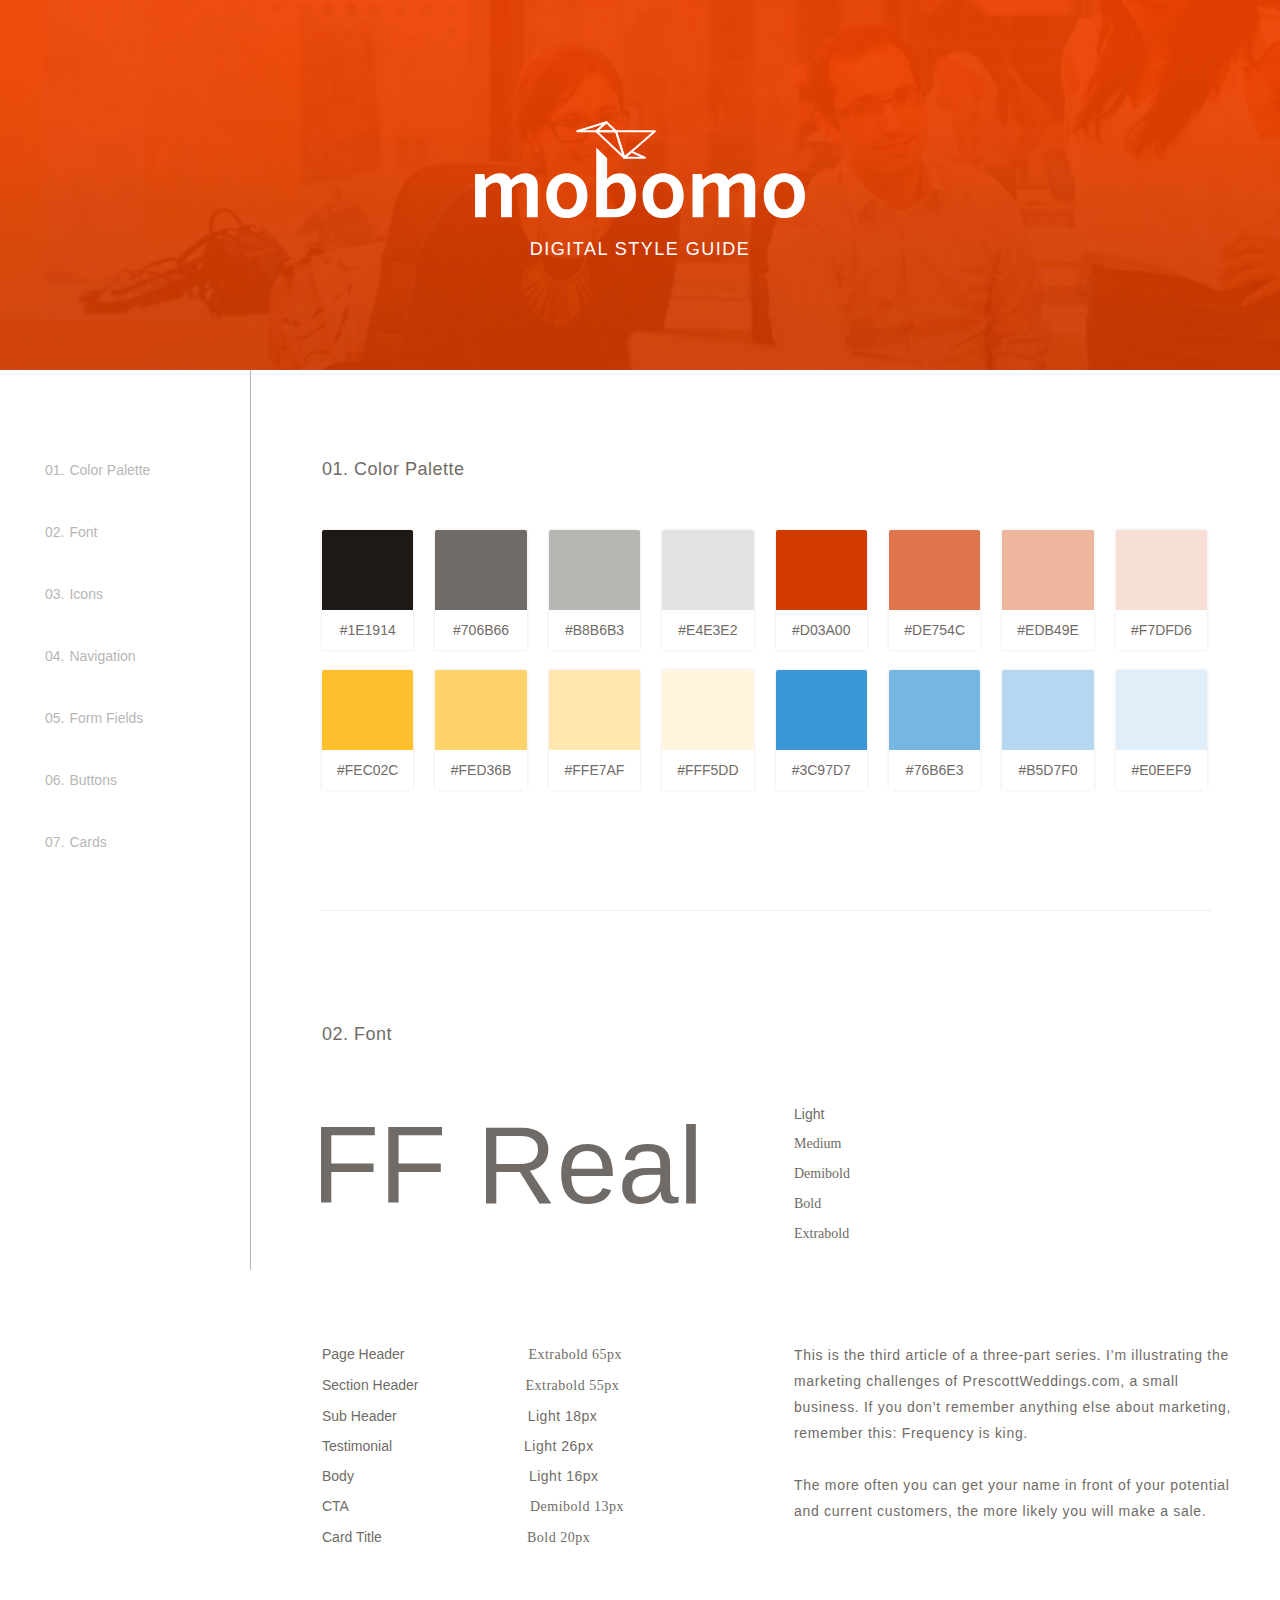
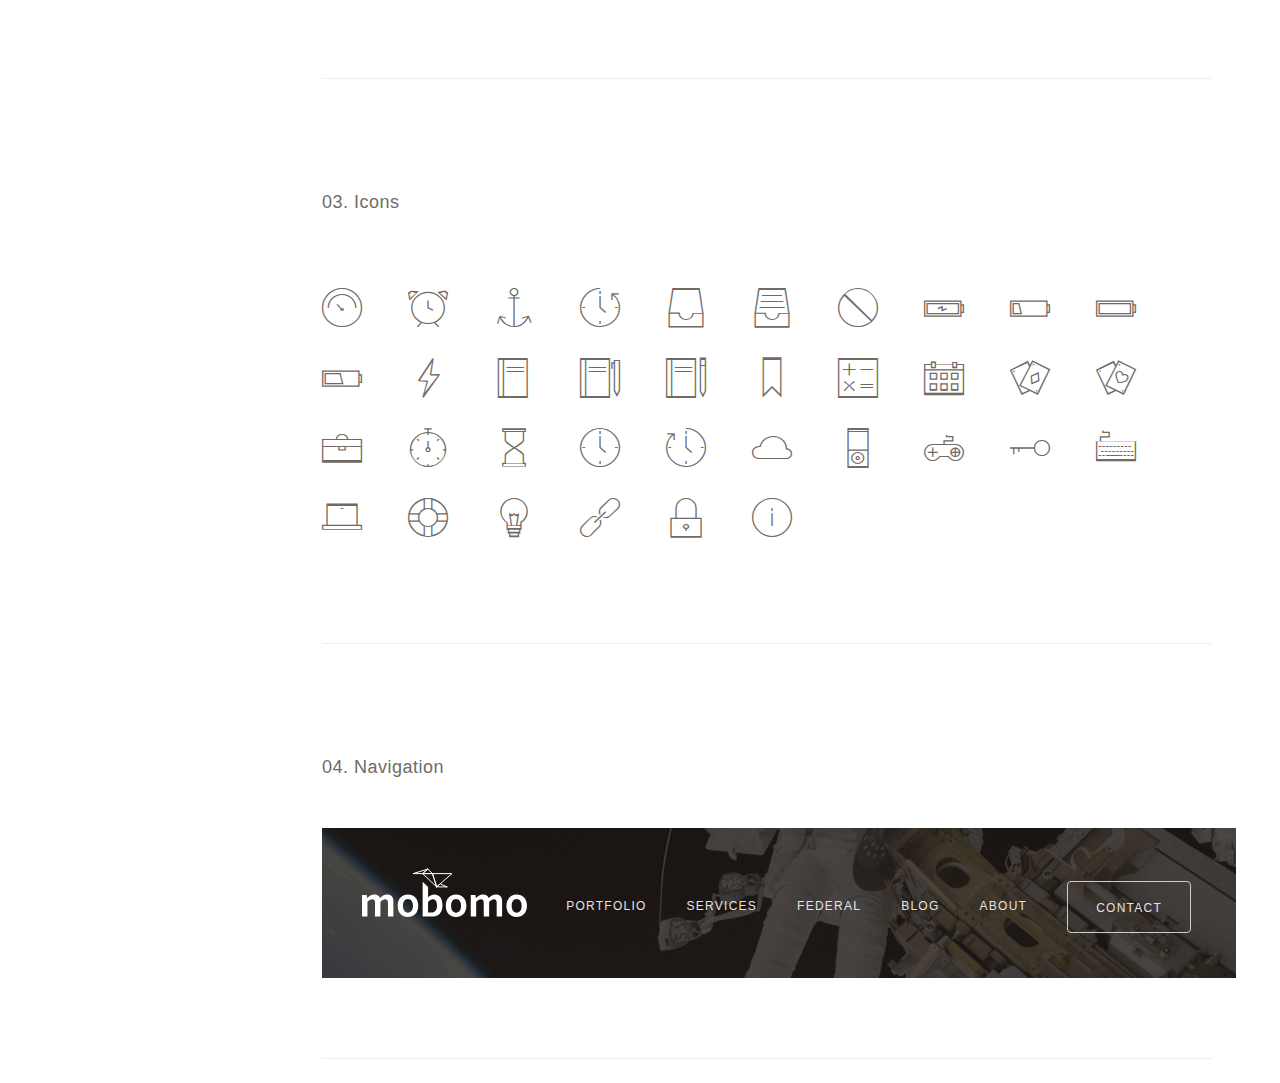
<file: index.html>
<!DOCTYPE html>
<html lang="en">

<head>

    <meta charset="utf-8">
    <meta http-equiv="X-UA-Compatible" content="IE=edge">
    <!-- <meta name="viewport" content="width=device-width, initial-scale=1, maximum-scale=1, user-scalable=no"/> -->
    <meta name="description" content="">
    <meta name="author" content="">

    <title>Mobomo Digital Style Guide</title>

    <!-- Bootstrap Core CSS -->
    <link href="css/bootstrap.min.css" rel="stylesheet">

    <!-- Custom CSS -->
    <link href="css/static.css" rel="stylesheet">
    <link href="css/style.css" rel="stylesheet">

    <script src="js/modernizr.js"></script> <!-- Modernizr -->
    <!-- Custom Fonts -->
    <link rel="stylesheet" href="css/fonts.css" type="text/css" charset="utf-8" />

    <!-- HTML5 Shim and Respond.js IE8 support of HTML5 elements and media queries -->
    <!-- WARNING: Respond.js doesn't work if you view the page via file:// -->
    <!--[if lt IE 9]>
        <script src="https://oss.maxsignupn.com/libs/html5shiv/3.7.0/html5shiv.js"></script>
        <script src="https://oss.maxsignupn.com/libs/respond.js/1.4.2/respond.min.js"></script>
    <![endif]-->

</head>

<body>
<header class="intro">
        <div class="container">
            <div class="intro-text">
                <div >
                    <h1 class="intro-logo"><img src="images/logos/logo.svg" width="330px" height="100px"></h1>
                </div>
                <div>
                    <h2 class="intro-sub">DIGITAL STYLE GUIDE</h3>
                </div>
            </div>
        </div>
    </header>

<div id="wrapper">
    <!-- Nav -->
    <nav class="sidebar" id="sidebar-wrapper">
        <ul class="nav nav-pills nav-stacked">
            <li role="presentation" class="">
                <a href="#color"><span class="num">01.</span>Color Palette</a>
            </li>
            <li role="presentation" class="">
                <a href="#font"><span class="num">02.</span>Font</a>
            </li>
            <li role="presentation" >
                <a href="#icon"><span class="num">03.</span>Icons</a>
            </li>
            <li role="presentation" >
                <a href="#nav"><span class="num">04.</span>Navigation</a>
            </li>
            <li role="presentation" >
                <a href="#form"><span class="num">05.</span>Form Fields</a>
            </li>
            <li role="presentation" >
                <a href="#buttons"><span class="num">06.</span>Buttons</a>
            </li>
            <li role="presentation" >
                <a href="#cards"><span class="num">07.</span>Cards</a>
            </li>
        </ul>
    </nav>

    <!-- Colors -->
    <section id="page-content-wrapper">
        <div class="container">
            <div class="row">
                <div class="col-xs-12">
                    <div class="style-title">
                        <h3><span class="color-num">01.</span> Color Palette</h3>
                    </div>
                    <div class="color-tiles">
                        <ul class="tile-list">
                            <li class="col-xs-1" style="background-color: #1E1914;">
                                <div class="tile-value">
                                    <p>&#35;1E1914</p>
                                </div>
                            </li>
                            <li class="col-xs-1" style="background-color: #706B66;">
                                <div class="tile-value">
                                    <p>&#35;706B66</p>
                                </div>
                            </li>
                            <li class="col-xs-1" style="background-color: #B8B6B3;">
                                 <div class="tile-value">
                                    <p>&#35;B8B6B3</p>
                                </div>
                            </li>
                            <li class="col-xs-1" style="background-color: #E4E3E2;">
                                <div class="tile-value">
                                    <p>&#35;E4E3E2</p>
                                </div>
                            </li>
                            <li class="col-xs-1" style="background-color: #D03A00;">
                                <div class="tile-value">
                                    <p>&#35;D03A00</p>
                                </div>
                            </li>
                            <li class="col-xs-1" style="background-color: #DE754C;">
                                <div class="tile-value">
                                    <p>&#35;DE754C</p>
                                </div>
                            </li>
                            <li class="col-xs-1" style="background-color: #EDB49E;">
                                <div class="tile-value">
                                    <p>&#35;EDB49E</p>
                                </div>
                            </li>
                            <li class="col-xs-1" style="background-color: #F7DFD6;">
                                <div class="tile-value">
                                    <p>&#35;F7DFD6</p>
                                </div>
                            </li>
                        </ul>
                        <ul class="tile-list" style="padding-top: 130px;">
                            <li class="col-xs-1" style="background-color: #FEC02C;">
                                <div class="tile-value">
                                    <p>&#35;FEC02C</p>
                                </div>
                            </li>
                            <li class="col-xs-1" style="background-color: #FED36B;">
                                <div class="tile-value">
                                    <p>&#35;FED36B</p>
                                </div>
                            </li>
                            <li class="col-xs-1" style="background-color: #FFE7AF;">
                                 <div class="tile-value">
                                    <p>&#35;FFE7AF</p>
                                </div>
                            </li>
                            <li class="col-xs-1" style="background-color: #FFF5DD;">
                                <div class="tile-value">
                                    <p>&#35;FFF5DD</p>
                                </div>
                            </li>
                            <li class="col-xs-1" style="background-color: #3C97D7;">
                                <div class="tile-value">
                                    <p>&#35;3C97D7</p>
                                </div>
                            </li>
                            <li class="col-xs-1" style="background-color: #76B6E3;">
                                <div class="tile-value">
                                    <p>&#35;76B6E3</p>
                                </div>
                            </li>
                            <li class="col-xs-1" style="background-color: #B5D7F0;">
                                <div class="tile-value">
                                    <p>&#35;B5D7F0</p>
                                </div>
                            </li>
                            <li class="col-xs-1" style="background-color: #E0EEF9;">
                                <div class="tile-value">
                                    <p>&#35;E0EEF9</p>
                                </div>
                            </li>
                        </ul>
                    </div>
                </div>
            </div>    
            <hr style="margin-top: 120px; margin-bottom: 4px; margin-left: 79px; width: 89.5%;">        
        </div>
    </section>
    <!-- Font -->
    <section id="page-content-wrapper">
        <div class="container">
            <div class="row">
                <div class="col-xs-12">
                    <div class="style-title">
                        <h3><span class="color-num">02.</span> Font</h3>
                    </div>
                </div>
                <div class="col-xs-6">
                        <h4 id="font-highlight">FF Real</h4>
                </div>
                <div class="col-xs-6">
                    <ul class="font-types">
                        <li><p>Light</p></li>
                        <li style="font-family: 'RealTextOT-Medium';"><p>Medium</p></li>
                        <li style="font-family: 'RealTextOT-Demibold';"><p>Demibold</p></li>
                        <li style="font-family: 'RealTextOT-Bold';"><p>Bold</p></li>
                        <li style="font-family: 'RealTextOT-Extrabold';"><p>Extrabold</p></li>
                    </ul>
                </div>
                <div class="col-xs-6">
                    <ul class="font-areas">
                        <li>
                            <p>Page Header <span style="padding-left: 120px; font-family:'RealTextOT-Extrabold'; letter-spacing: .5px;">Extrabold 65px</span></p>
                        </li>
                        <li>
                            <p>Section Header<span style="padding-left: 107px; font-family:'RealTextOT-Extrabold'; letter-spacing: .5px;">Extrabold 55px</span></p>
                        </li>
                        <li>
                            <p>Sub Header<span style="padding-left: 131px; letter-spacing: .5px;">Light 18px</span></p>
                        </li>
                        <li>
                            <p>Testimonial<span style="padding-left: 132px; letter-spacing: .5px;">Light 26px</span></p>
                        </li>
                        <li>
                            <p>Body<span style="padding-left: 175px; letter-spacing: .5px;">Light 16px</span></p>
                        </li>
                        <li>
                            <p>CTA<span style="padding-left: 181px; font-family:'RealTextOT-Demibold'; letter-spacing: .5px;">Demibold 13px</span></p>
                        </li>
                        <li>
                            <p>Card Title<span style="padding-left: 145px; font-family:'RealTextOT-Bold'; letter-spacing: .5px;">Bold 20px</span></p>
                        </li>
                    </ul>
                </div>
                <div class="col-xs-6">
                    <p id="font-block">This is the third article of a three-part series. I’m illustrating the marketing challenges of PrescottWeddings.com, a small business. If you don’t remember anything else about marketing, remember this: Frequency is king.</br></br>The more often you can get your name in front of your potential and current customers, the more likely you will make a sale.</p>
                </div>
            </div>
            <hr style="margin-top: 120px; margin-bottom: 4px; margin-left: 80px; width: 89.5%;">     
        </div>
    </section>

<!-- Icons -->
    <section class="style-icons" id="page-content-wrapper">
        <div class="container">
            <div class="row">
                <div class="col-xs-12">
                    <div class="style-title">
                        <h3><span class="color-num">03.</span> Icons</h3>
                        <p>a b c d e f g h i j k l m n o p q r s t u v w x y z 1 2 3 4 5 6 7 8 9 0</p>
                    </div>
                </div>
            </div>
            <hr style="margin-top: 80px; margin-bottom: 4px; margin-left: 80px; width: 89.5%;"> 
        </div>
    </section>

<!-- Navigation -->
    <section class="style-nav" id="page-content-wrapper">
        <div class="container">
            <div class="row">
                <div class="col-xs-12">
                    <div class="style-title">
                        <h3><span class="color-num">04.</span> Navigation</h3>
                    </div>
                    <div id="style-nav-default">
                        <nav class="navbar navbar-default">
                            <div class="navbar-header">
                                <div class="navbar-brand">
                                    <img src="images/logos/logo.svg" alt="Mobomo Logo">
                                </div>
                            </div>
                            <ul class="nav navbar-nav navbar-right">
                                <li><a href="#">PORTFOLIO</a></li>
                                <li><a href="#">SERVICES</a></li>
                                <li><a href="#">FEDERAL</a></li>
                                <li><a href="#">BLOG</a></li>
                                <li><a href="#">ABOUT</a></li>
                                <li> <button type="submit" class="btn btn-default">CONTACT</button></li>
                            </ul>
                        </nav>
                    </div>
                </div>
            </div>
            <hr style="margin-top: 80px; margin-bottom: 4px; margin-left: 80px; width: 89.5%;"> 
        </div>
    </section>

</div>


    <!-- jQuery -->
    <!-- <script src="js/jquery.js"></script> -->
    <script src="//code.jquery.com/jquery-1.12.0.min.js"></script>
    <!-- Bootstrap Core JavaScript -->
    <script src="js/bootstrap.min.js"></script>
    <script src="js/main.js"></script> <!-- Resource jQuery -->
        <!-- Menu Toggle Script -->
    <script>
    $("#menu-toggle").click(function(e) {
        e.preventDefault();
        $("#wrapper").toggleClass("toggled");
    });
    </script>

</body>

</html>
</file>
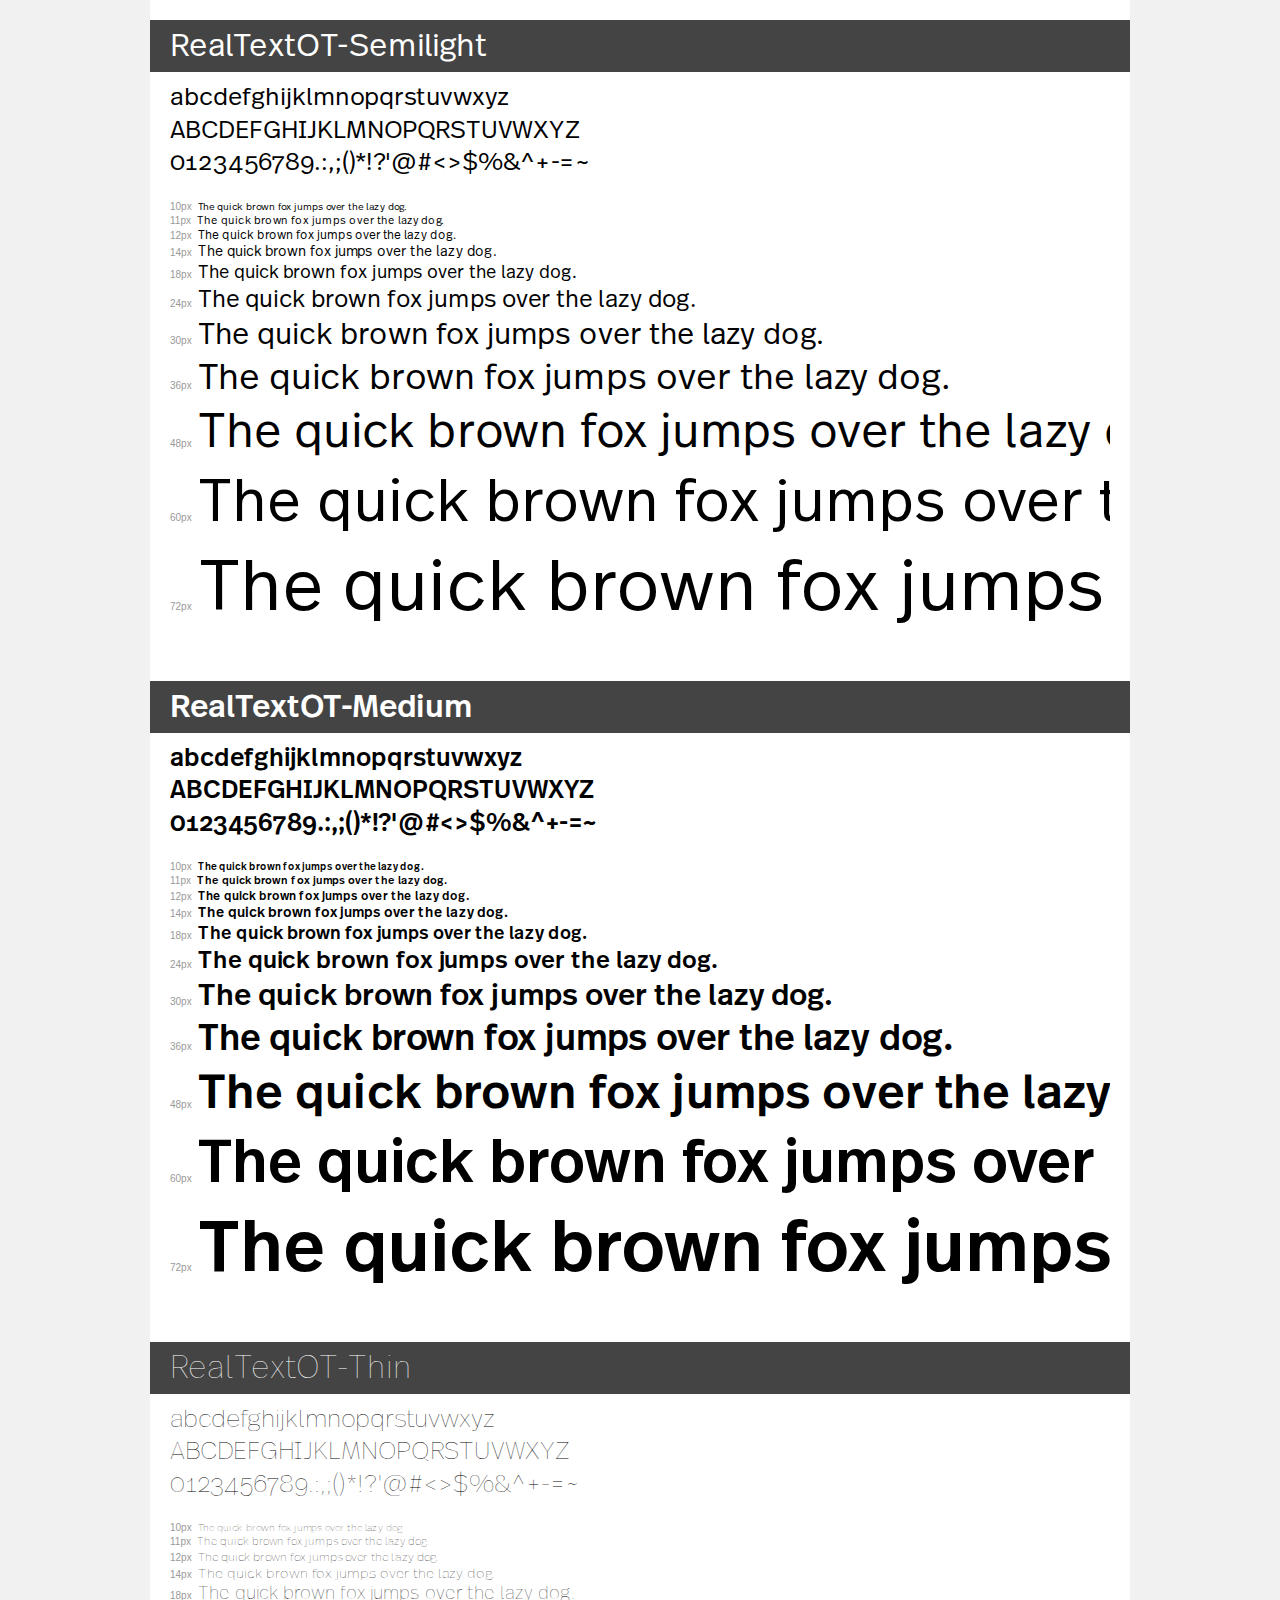
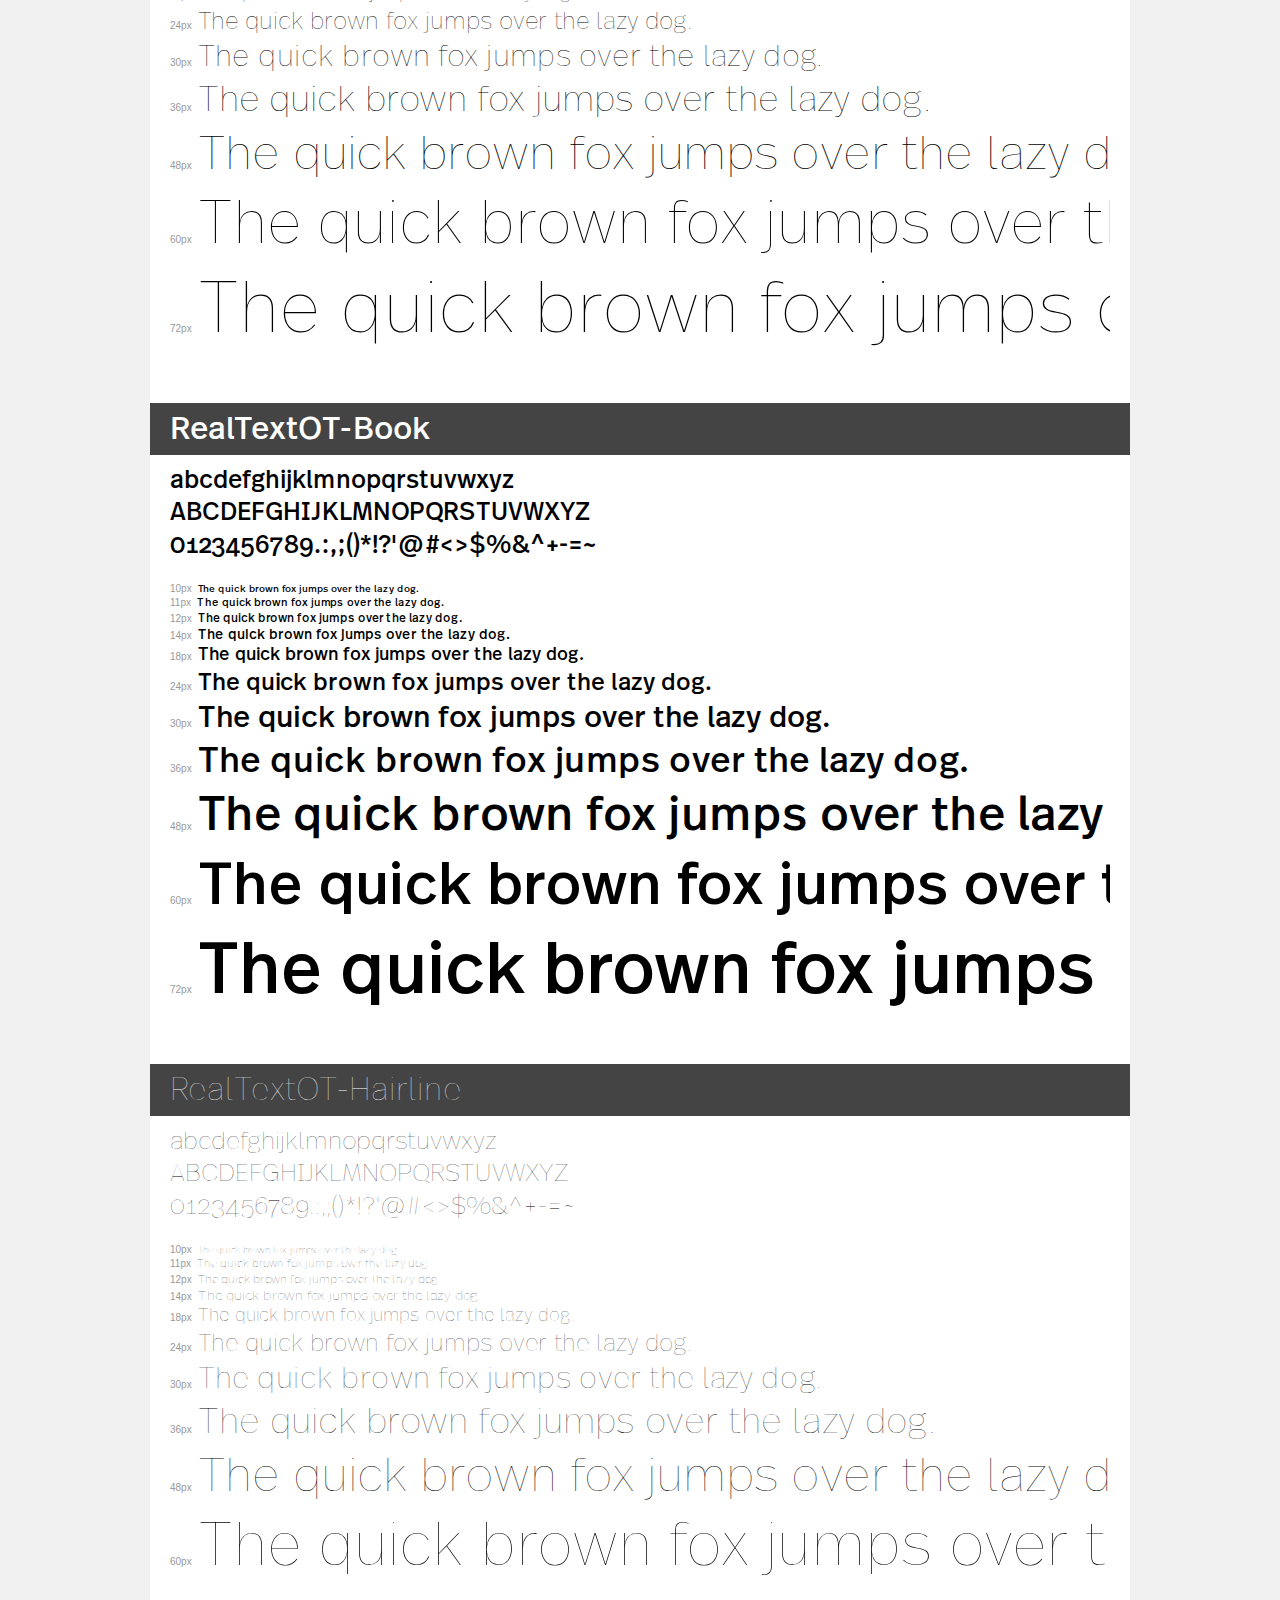
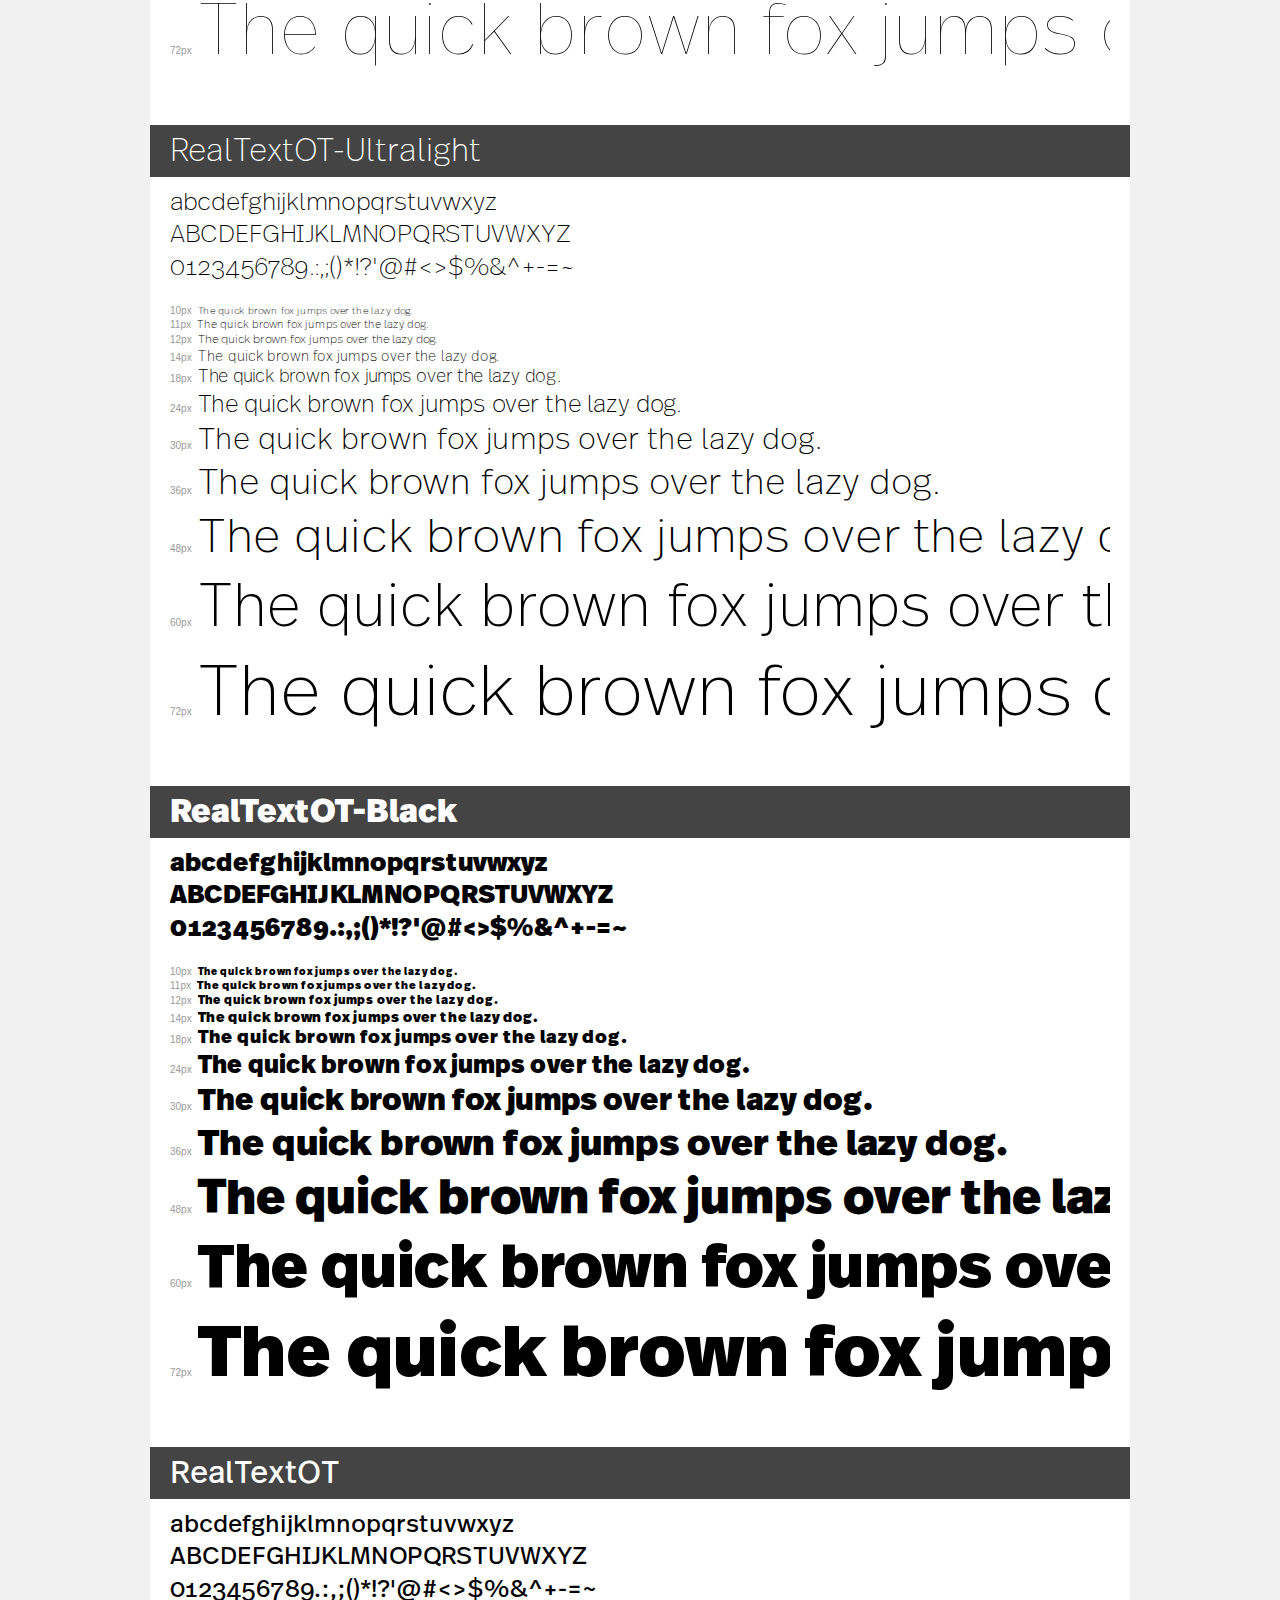
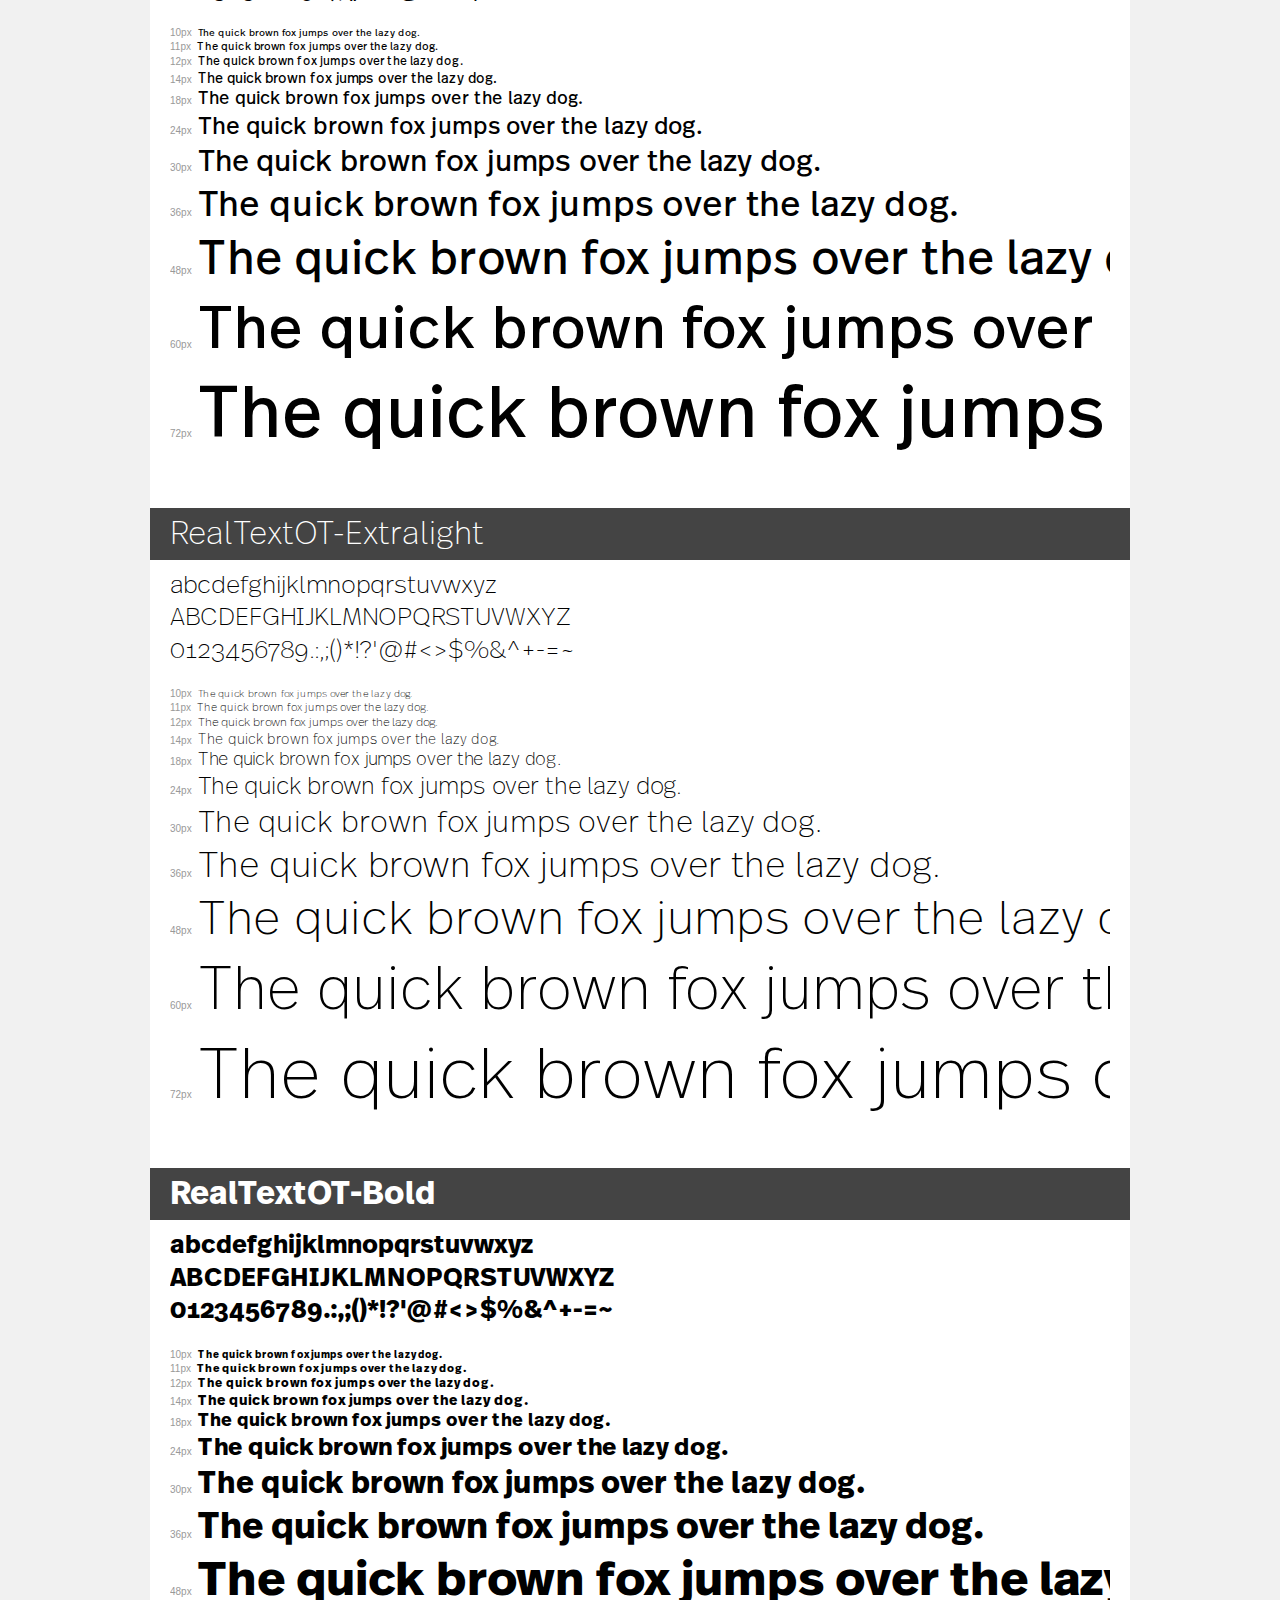
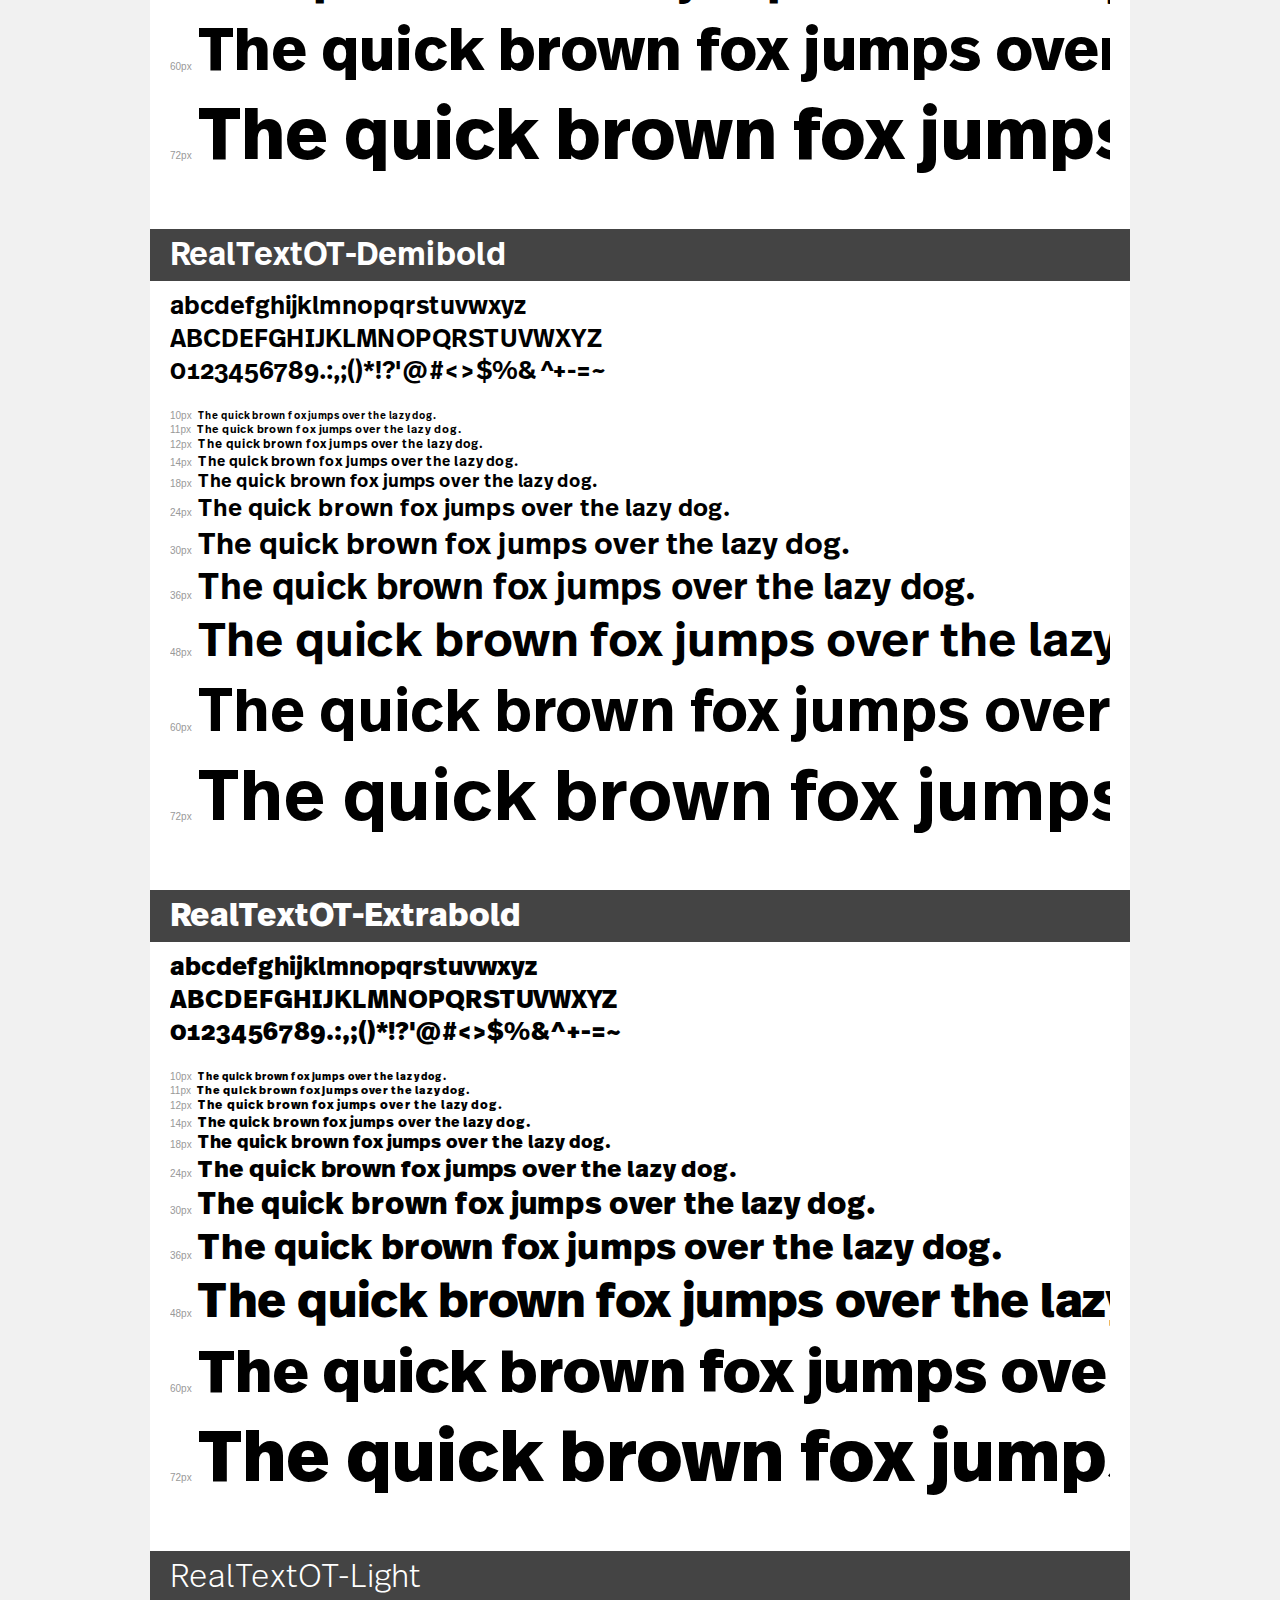
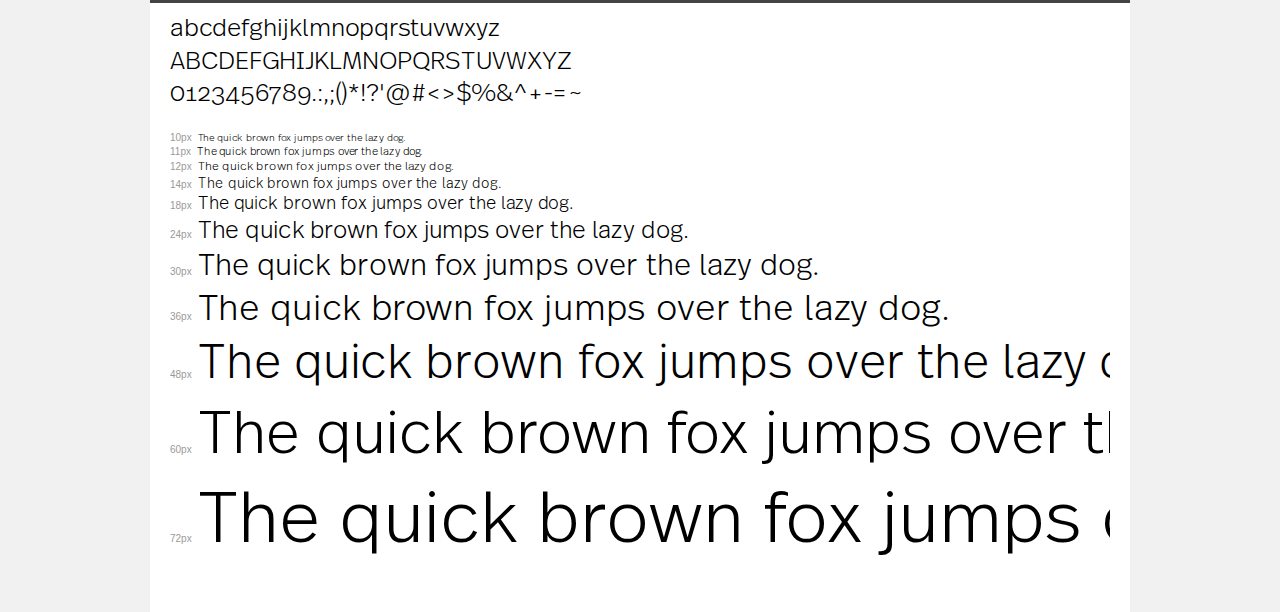
<file: fonts/real/demo.html>
<!DOCTYPE html>
<html>
<head>
	<meta charset="utf-8">
	<title>Transfonter demo</title>
	<link href="stylesheet.css" rel="stylesheet">
	<style>
		/*
		http://meyerweb.com/eric/tools/css/reset/
		v2.0 | 20110126
		License: none (public domain)
		*/
		html, body, div, span, applet, object, iframe,
		h1, h2, h3, h4, h5, h6, p, blockquote, pre,
		a, abbr, acronym, address, big, cite, code,
		del, dfn, em, img, ins, kbd, q, s, samp,
		small, strike, strong, sub, sup, tt, var,
		b, u, i, center,
		dl, dt, dd, ol, ul, li,
		fieldset, form, label, legend,
		table, caption, tbody, tfoot, thead, tr, th, td,
		article, aside, canvas, details, embed,
		figure, figcaption, footer, header, hgroup,
		menu, nav, output, ruby, section, summary,
		time, mark, audio, video {
			margin: 0;
			padding: 0;
			border: 0;
			font-size: 100%;
			font: inherit;
			vertical-align: baseline;
		}
		/* HTML5 display-role reset for older browsers */
		article, aside, details, figcaption, figure,
		footer, header, hgroup, menu, nav, section {
			display: block;
		}
		body {
			line-height: 1;
		}
		ol, ul {
			list-style: none;
		}
		blockquote, q {
			quotes: none;
		}
		blockquote:before, blockquote:after,
		q:before, q:after {
			content: '';
			content: none;
		}
		table {
			border-collapse: collapse;
			border-spacing: 0;
		}
		/* common styles */
		body {
			background: #f1f1f1;
			color: #000;
		}
		.page {
			background: #fff;
			width: 940px;
			margin: 0 auto;
			padding: 20px 20px 0 20px;
			overflow: hidden;
		}
		.font-container {
			overflow-x: auto;
			overflow-y: hidden;
			margin-bottom: 40px;
			line-height: 1.3;
			white-space: nowrap;
			padding-bottom: 5px;
		}
		h1 {
			position: relative;
			background: #444;
			font-size: 32px;
			color: #fff;
			padding: 10px 20px;
			margin: 0 -20px 10px -20px;
		}
		.letters {
			font-size: 25px;
			margin-bottom: 20px;
		}
		.s10:before {
			content: '10px';
		}
		.s11:before {
			content: '11px';
		}
		.s12:before {
			content: '12px';
		}
		.s14:before {
			content: '14px';
		}
		.s18:before {
			content: '18px';
		}
		.s24:before {
			content: '24px';
		}
		.s30:before {
			content: '30px';
		}
		.s36:before {
			content: '36px';
		}
		.s48:before {
			content: '48px';
		}
		.s60:before {
			content: '60px';
		}
		.s72:before {
			content: '72px';
		}
		.s10:before, .s11:before, .s12:before, .s14:before,
		.s18:before, .s24:before, .s30:before, .s36:before,
		.s48:before, .s60:before, .s72:before {
			font-family: Arial, sans-serif;
			font-size: 10px;
			font-weight: normal;
			font-style: normal;
			color: #999;
			padding-right: 6px;
		}
		/* fonts demo styles */
		.demo-0 {
			font-family: 'RealTextOT-Semilight';
			font-weight: 300;
			font-style: normal;
		}
		.demo-1 {
			font-family: 'RealTextOT';
			font-weight: 500;
			font-style: normal;
		}
		.demo-2 {
			font-family: 'RealTextOT';
			font-weight: 100;
			font-style: normal;
		}
		.demo-3 {
			font-family: 'RealTextOT-Book';
			font-weight: normal;
			font-style: normal;
		}
		.demo-4 {
			font-family: 'RealTextOT-Hairline';
			font-weight: normal;
			font-style: normal;
		}
		.demo-5 {
			font-family: 'RealTextOT';
			font-weight: 200;
			font-style: normal;
		}
		.demo-6 {
			font-family: 'RealTextOT';
			font-weight: 900;
			font-style: normal;
		}
		.demo-7 {
			font-family: 'RealTextOT';
			font-weight: normal;
			font-style: normal;
		}
		.demo-8 {
			font-family: 'RealTextOT';
			font-weight: 200;
			font-style: normal;
		}
		.demo-9 {
			font-family: 'RealTextOT';
			font-weight: bold;
			font-style: normal;
		}
		.demo-10 {
			font-family: 'RealTextOT';
			font-weight: 600;
			font-style: normal;
		}
		.demo-11 {
			font-family: 'RealTextOT';
			font-weight: 800;
			font-style: normal;
		}
		.demo-12 {
			font-family: 'RealTextOT';
			font-weight: 300;
			font-style: normal;
		}
	</style>
</head>
<body>
<div class="page">
	<div class="demo-0">
		<h1>RealTextOT-Semilight</h1>
		<div class="font-container">
			<p class="letters">
				abcdefghijklmnopqrstuvwxyz <br />
				ABCDEFGHIJKLMNOPQRSTUVWXYZ <br />				0123456789.:,;()*!?'@#<>$%&^+-=~
			</p>
			<p class="s10" style="font-size: 10px;">The quick brown fox jumps over the lazy dog.</p>
			<p class="s11" style="font-size: 11px;">The quick brown fox jumps over the lazy dog.</p>
			<p class="s12" style="font-size: 12px;">The quick brown fox jumps over the lazy dog.</p>
			<p class="s14" style="font-size: 14px;">The quick brown fox jumps over the lazy dog.</p>
			<p class="s18" style="font-size: 18px;">The quick brown fox jumps over the lazy dog.</p>
			<p class="s24" style="font-size: 24px;">The quick brown fox jumps over the lazy dog.</p>
			<p class="s30" style="font-size: 30px;">The quick brown fox jumps over the lazy dog.</p>
			<p class="s36" style="font-size: 36px;">The quick brown fox jumps over the lazy dog.</p>
			<p class="s48" style="font-size: 48px;">The quick brown fox jumps over the lazy dog.</p>
			<p class="s60" style="font-size: 60px;">The quick brown fox jumps over the lazy dog.</p>
			<p class="s72" style="font-size: 72px;">The quick brown fox jumps over the lazy dog.</p>
		</div>
	</div>
	<div class="demo-1">
		<h1>RealTextOT-Medium</h1>
		<div class="font-container">
			<p class="letters">
				abcdefghijklmnopqrstuvwxyz <br />
				ABCDEFGHIJKLMNOPQRSTUVWXYZ <br />				0123456789.:,;()*!?'@#<>$%&^+-=~
			</p>
			<p class="s10" style="font-size: 10px;">The quick brown fox jumps over the lazy dog.</p>
			<p class="s11" style="font-size: 11px;">The quick brown fox jumps over the lazy dog.</p>
			<p class="s12" style="font-size: 12px;">The quick brown fox jumps over the lazy dog.</p>
			<p class="s14" style="font-size: 14px;">The quick brown fox jumps over the lazy dog.</p>
			<p class="s18" style="font-size: 18px;">The quick brown fox jumps over the lazy dog.</p>
			<p class="s24" style="font-size: 24px;">The quick brown fox jumps over the lazy dog.</p>
			<p class="s30" style="font-size: 30px;">The quick brown fox jumps over the lazy dog.</p>
			<p class="s36" style="font-size: 36px;">The quick brown fox jumps over the lazy dog.</p>
			<p class="s48" style="font-size: 48px;">The quick brown fox jumps over the lazy dog.</p>
			<p class="s60" style="font-size: 60px;">The quick brown fox jumps over the lazy dog.</p>
			<p class="s72" style="font-size: 72px;">The quick brown fox jumps over the lazy dog.</p>
		</div>
	</div>
	<div class="demo-2">
		<h1>RealTextOT-Thin</h1>
		<div class="font-container">
			<p class="letters">
				abcdefghijklmnopqrstuvwxyz <br />
				ABCDEFGHIJKLMNOPQRSTUVWXYZ <br />				0123456789.:,;()*!?'@#<>$%&^+-=~
			</p>
			<p class="s10" style="font-size: 10px;">The quick brown fox jumps over the lazy dog.</p>
			<p class="s11" style="font-size: 11px;">The quick brown fox jumps over the lazy dog.</p>
			<p class="s12" style="font-size: 12px;">The quick brown fox jumps over the lazy dog.</p>
			<p class="s14" style="font-size: 14px;">The quick brown fox jumps over the lazy dog.</p>
			<p class="s18" style="font-size: 18px;">The quick brown fox jumps over the lazy dog.</p>
			<p class="s24" style="font-size: 24px;">The quick brown fox jumps over the lazy dog.</p>
			<p class="s30" style="font-size: 30px;">The quick brown fox jumps over the lazy dog.</p>
			<p class="s36" style="font-size: 36px;">The quick brown fox jumps over the lazy dog.</p>
			<p class="s48" style="font-size: 48px;">The quick brown fox jumps over the lazy dog.</p>
			<p class="s60" style="font-size: 60px;">The quick brown fox jumps over the lazy dog.</p>
			<p class="s72" style="font-size: 72px;">The quick brown fox jumps over the lazy dog.</p>
		</div>
	</div>
	<div class="demo-3">
		<h1>RealTextOT-Book</h1>
		<div class="font-container">
			<p class="letters">
				abcdefghijklmnopqrstuvwxyz <br />
				ABCDEFGHIJKLMNOPQRSTUVWXYZ <br />				0123456789.:,;()*!?'@#<>$%&^+-=~
			</p>
			<p class="s10" style="font-size: 10px;">The quick brown fox jumps over the lazy dog.</p>
			<p class="s11" style="font-size: 11px;">The quick brown fox jumps over the lazy dog.</p>
			<p class="s12" style="font-size: 12px;">The quick brown fox jumps over the lazy dog.</p>
			<p class="s14" style="font-size: 14px;">The quick brown fox jumps over the lazy dog.</p>
			<p class="s18" style="font-size: 18px;">The quick brown fox jumps over the lazy dog.</p>
			<p class="s24" style="font-size: 24px;">The quick brown fox jumps over the lazy dog.</p>
			<p class="s30" style="font-size: 30px;">The quick brown fox jumps over the lazy dog.</p>
			<p class="s36" style="font-size: 36px;">The quick brown fox jumps over the lazy dog.</p>
			<p class="s48" style="font-size: 48px;">The quick brown fox jumps over the lazy dog.</p>
			<p class="s60" style="font-size: 60px;">The quick brown fox jumps over the lazy dog.</p>
			<p class="s72" style="font-size: 72px;">The quick brown fox jumps over the lazy dog.</p>
		</div>
	</div>
	<div class="demo-4">
		<h1>RealTextOT-Hairline</h1>
		<div class="font-container">
			<p class="letters">
				abcdefghijklmnopqrstuvwxyz <br />
				ABCDEFGHIJKLMNOPQRSTUVWXYZ <br />				0123456789.:,;()*!?'@#<>$%&^+-=~
			</p>
			<p class="s10" style="font-size: 10px;">The quick brown fox jumps over the lazy dog.</p>
			<p class="s11" style="font-size: 11px;">The quick brown fox jumps over the lazy dog.</p>
			<p class="s12" style="font-size: 12px;">The quick brown fox jumps over the lazy dog.</p>
			<p class="s14" style="font-size: 14px;">The quick brown fox jumps over the lazy dog.</p>
			<p class="s18" style="font-size: 18px;">The quick brown fox jumps over the lazy dog.</p>
			<p class="s24" style="font-size: 24px;">The quick brown fox jumps over the lazy dog.</p>
			<p class="s30" style="font-size: 30px;">The quick brown fox jumps over the lazy dog.</p>
			<p class="s36" style="font-size: 36px;">The quick brown fox jumps over the lazy dog.</p>
			<p class="s48" style="font-size: 48px;">The quick brown fox jumps over the lazy dog.</p>
			<p class="s60" style="font-size: 60px;">The quick brown fox jumps over the lazy dog.</p>
			<p class="s72" style="font-size: 72px;">The quick brown fox jumps over the lazy dog.</p>
		</div>
	</div>
	<div class="demo-5">
		<h1>RealTextOT-Ultralight</h1>
		<div class="font-container">
			<p class="letters">
				abcdefghijklmnopqrstuvwxyz <br />
				ABCDEFGHIJKLMNOPQRSTUVWXYZ <br />				0123456789.:,;()*!?'@#<>$%&^+-=~
			</p>
			<p class="s10" style="font-size: 10px;">The quick brown fox jumps over the lazy dog.</p>
			<p class="s11" style="font-size: 11px;">The quick brown fox jumps over the lazy dog.</p>
			<p class="s12" style="font-size: 12px;">The quick brown fox jumps over the lazy dog.</p>
			<p class="s14" style="font-size: 14px;">The quick brown fox jumps over the lazy dog.</p>
			<p class="s18" style="font-size: 18px;">The quick brown fox jumps over the lazy dog.</p>
			<p class="s24" style="font-size: 24px;">The quick brown fox jumps over the lazy dog.</p>
			<p class="s30" style="font-size: 30px;">The quick brown fox jumps over the lazy dog.</p>
			<p class="s36" style="font-size: 36px;">The quick brown fox jumps over the lazy dog.</p>
			<p class="s48" style="font-size: 48px;">The quick brown fox jumps over the lazy dog.</p>
			<p class="s60" style="font-size: 60px;">The quick brown fox jumps over the lazy dog.</p>
			<p class="s72" style="font-size: 72px;">The quick brown fox jumps over the lazy dog.</p>
		</div>
	</div>
	<div class="demo-6">
		<h1>RealTextOT-Black</h1>
		<div class="font-container">
			<p class="letters">
				abcdefghijklmnopqrstuvwxyz <br />
				ABCDEFGHIJKLMNOPQRSTUVWXYZ <br />				0123456789.:,;()*!?'@#<>$%&^+-=~
			</p>
			<p class="s10" style="font-size: 10px;">The quick brown fox jumps over the lazy dog.</p>
			<p class="s11" style="font-size: 11px;">The quick brown fox jumps over the lazy dog.</p>
			<p class="s12" style="font-size: 12px;">The quick brown fox jumps over the lazy dog.</p>
			<p class="s14" style="font-size: 14px;">The quick brown fox jumps over the lazy dog.</p>
			<p class="s18" style="font-size: 18px;">The quick brown fox jumps over the lazy dog.</p>
			<p class="s24" style="font-size: 24px;">The quick brown fox jumps over the lazy dog.</p>
			<p class="s30" style="font-size: 30px;">The quick brown fox jumps over the lazy dog.</p>
			<p class="s36" style="font-size: 36px;">The quick brown fox jumps over the lazy dog.</p>
			<p class="s48" style="font-size: 48px;">The quick brown fox jumps over the lazy dog.</p>
			<p class="s60" style="font-size: 60px;">The quick brown fox jumps over the lazy dog.</p>
			<p class="s72" style="font-size: 72px;">The quick brown fox jumps over the lazy dog.</p>
		</div>
	</div>
	<div class="demo-7">
		<h1>RealTextOT</h1>
		<div class="font-container">
			<p class="letters">
				abcdefghijklmnopqrstuvwxyz <br />
				ABCDEFGHIJKLMNOPQRSTUVWXYZ <br />				0123456789.:,;()*!?'@#<>$%&^+-=~
			</p>
			<p class="s10" style="font-size: 10px;">The quick brown fox jumps over the lazy dog.</p>
			<p class="s11" style="font-size: 11px;">The quick brown fox jumps over the lazy dog.</p>
			<p class="s12" style="font-size: 12px;">The quick brown fox jumps over the lazy dog.</p>
			<p class="s14" style="font-size: 14px;">The quick brown fox jumps over the lazy dog.</p>
			<p class="s18" style="font-size: 18px;">The quick brown fox jumps over the lazy dog.</p>
			<p class="s24" style="font-size: 24px;">The quick brown fox jumps over the lazy dog.</p>
			<p class="s30" style="font-size: 30px;">The quick brown fox jumps over the lazy dog.</p>
			<p class="s36" style="font-size: 36px;">The quick brown fox jumps over the lazy dog.</p>
			<p class="s48" style="font-size: 48px;">The quick brown fox jumps over the lazy dog.</p>
			<p class="s60" style="font-size: 60px;">The quick brown fox jumps over the lazy dog.</p>
			<p class="s72" style="font-size: 72px;">The quick brown fox jumps over the lazy dog.</p>
		</div>
	</div>
	<div class="demo-8">
		<h1>RealTextOT-Extralight</h1>
		<div class="font-container">
			<p class="letters">
				abcdefghijklmnopqrstuvwxyz <br />
				ABCDEFGHIJKLMNOPQRSTUVWXYZ <br />				0123456789.:,;()*!?'@#<>$%&^+-=~
			</p>
			<p class="s10" style="font-size: 10px;">The quick brown fox jumps over the lazy dog.</p>
			<p class="s11" style="font-size: 11px;">The quick brown fox jumps over the lazy dog.</p>
			<p class="s12" style="font-size: 12px;">The quick brown fox jumps over the lazy dog.</p>
			<p class="s14" style="font-size: 14px;">The quick brown fox jumps over the lazy dog.</p>
			<p class="s18" style="font-size: 18px;">The quick brown fox jumps over the lazy dog.</p>
			<p class="s24" style="font-size: 24px;">The quick brown fox jumps over the lazy dog.</p>
			<p class="s30" style="font-size: 30px;">The quick brown fox jumps over the lazy dog.</p>
			<p class="s36" style="font-size: 36px;">The quick brown fox jumps over the lazy dog.</p>
			<p class="s48" style="font-size: 48px;">The quick brown fox jumps over the lazy dog.</p>
			<p class="s60" style="font-size: 60px;">The quick brown fox jumps over the lazy dog.</p>
			<p class="s72" style="font-size: 72px;">The quick brown fox jumps over the lazy dog.</p>
		</div>
	</div>
	<div class="demo-9">
		<h1>RealTextOT-Bold</h1>
		<div class="font-container">
			<p class="letters">
				abcdefghijklmnopqrstuvwxyz <br />
				ABCDEFGHIJKLMNOPQRSTUVWXYZ <br />				0123456789.:,;()*!?'@#<>$%&^+-=~
			</p>
			<p class="s10" style="font-size: 10px;">The quick brown fox jumps over the lazy dog.</p>
			<p class="s11" style="font-size: 11px;">The quick brown fox jumps over the lazy dog.</p>
			<p class="s12" style="font-size: 12px;">The quick brown fox jumps over the lazy dog.</p>
			<p class="s14" style="font-size: 14px;">The quick brown fox jumps over the lazy dog.</p>
			<p class="s18" style="font-size: 18px;">The quick brown fox jumps over the lazy dog.</p>
			<p class="s24" style="font-size: 24px;">The quick brown fox jumps over the lazy dog.</p>
			<p class="s30" style="font-size: 30px;">The quick brown fox jumps over the lazy dog.</p>
			<p class="s36" style="font-size: 36px;">The quick brown fox jumps over the lazy dog.</p>
			<p class="s48" style="font-size: 48px;">The quick brown fox jumps over the lazy dog.</p>
			<p class="s60" style="font-size: 60px;">The quick brown fox jumps over the lazy dog.</p>
			<p class="s72" style="font-size: 72px;">The quick brown fox jumps over the lazy dog.</p>
		</div>
	</div>
	<div class="demo-10">
		<h1>RealTextOT-Demibold</h1>
		<div class="font-container">
			<p class="letters">
				abcdefghijklmnopqrstuvwxyz <br />
				ABCDEFGHIJKLMNOPQRSTUVWXYZ <br />				0123456789.:,;()*!?'@#<>$%&^+-=~
			</p>
			<p class="s10" style="font-size: 10px;">The quick brown fox jumps over the lazy dog.</p>
			<p class="s11" style="font-size: 11px;">The quick brown fox jumps over the lazy dog.</p>
			<p class="s12" style="font-size: 12px;">The quick brown fox jumps over the lazy dog.</p>
			<p class="s14" style="font-size: 14px;">The quick brown fox jumps over the lazy dog.</p>
			<p class="s18" style="font-size: 18px;">The quick brown fox jumps over the lazy dog.</p>
			<p class="s24" style="font-size: 24px;">The quick brown fox jumps over the lazy dog.</p>
			<p class="s30" style="font-size: 30px;">The quick brown fox jumps over the lazy dog.</p>
			<p class="s36" style="font-size: 36px;">The quick brown fox jumps over the lazy dog.</p>
			<p class="s48" style="font-size: 48px;">The quick brown fox jumps over the lazy dog.</p>
			<p class="s60" style="font-size: 60px;">The quick brown fox jumps over the lazy dog.</p>
			<p class="s72" style="font-size: 72px;">The quick brown fox jumps over the lazy dog.</p>
		</div>
	</div>
	<div class="demo-11">
		<h1>RealTextOT-Extrabold</h1>
		<div class="font-container">
			<p class="letters">
				abcdefghijklmnopqrstuvwxyz <br />
				ABCDEFGHIJKLMNOPQRSTUVWXYZ <br />				0123456789.:,;()*!?'@#<>$%&^+-=~
			</p>
			<p class="s10" style="font-size: 10px;">The quick brown fox jumps over the lazy dog.</p>
			<p class="s11" style="font-size: 11px;">The quick brown fox jumps over the lazy dog.</p>
			<p class="s12" style="font-size: 12px;">The quick brown fox jumps over the lazy dog.</p>
			<p class="s14" style="font-size: 14px;">The quick brown fox jumps over the lazy dog.</p>
			<p class="s18" style="font-size: 18px;">The quick brown fox jumps over the lazy dog.</p>
			<p class="s24" style="font-size: 24px;">The quick brown fox jumps over the lazy dog.</p>
			<p class="s30" style="font-size: 30px;">The quick brown fox jumps over the lazy dog.</p>
			<p class="s36" style="font-size: 36px;">The quick brown fox jumps over the lazy dog.</p>
			<p class="s48" style="font-size: 48px;">The quick brown fox jumps over the lazy dog.</p>
			<p class="s60" style="font-size: 60px;">The quick brown fox jumps over the lazy dog.</p>
			<p class="s72" style="font-size: 72px;">The quick brown fox jumps over the lazy dog.</p>
		</div>
	</div>
	<div class="demo-12">
		<h1>RealTextOT-Light</h1>
		<div class="font-container">
			<p class="letters">
				abcdefghijklmnopqrstuvwxyz <br />
				ABCDEFGHIJKLMNOPQRSTUVWXYZ <br />				0123456789.:,;()*!?'@#<>$%&^+-=~
			</p>
			<p class="s10" style="font-size: 10px;">The quick brown fox jumps over the lazy dog.</p>
			<p class="s11" style="font-size: 11px;">The quick brown fox jumps over the lazy dog.</p>
			<p class="s12" style="font-size: 12px;">The quick brown fox jumps over the lazy dog.</p>
			<p class="s14" style="font-size: 14px;">The quick brown fox jumps over the lazy dog.</p>
			<p class="s18" style="font-size: 18px;">The quick brown fox jumps over the lazy dog.</p>
			<p class="s24" style="font-size: 24px;">The quick brown fox jumps over the lazy dog.</p>
			<p class="s30" style="font-size: 30px;">The quick brown fox jumps over the lazy dog.</p>
			<p class="s36" style="font-size: 36px;">The quick brown fox jumps over the lazy dog.</p>
			<p class="s48" style="font-size: 48px;">The quick brown fox jumps over the lazy dog.</p>
			<p class="s60" style="font-size: 60px;">The quick brown fox jumps over the lazy dog.</p>
			<p class="s72" style="font-size: 72px;">The quick brown fox jumps over the lazy dog.</p>
		</div>
	</div>
</div>
</body>
</html>
</file>
<file: css/static.css>
/* Template-specific stuff
 *
 * Customizations just for the template; these are not necessary for anything
 * with disabling the responsiveness.
 */

/* Account for fixed navbar */
body {
  padding-top: 70px;
  padding-bottom: 30px;
}

body,
.navbar-fixed-top,
.navbar-fixed-bottom {
  min-width: 1024px;
}

/* Don't let the lead text change font-size. */
.lead {
  font-size: 16px;
}

/* Finesse the page header spacing */
.page-header {
  margin-bottom: 30px;
}
.page-header .lead {
  margin-bottom: 10px;
}


/* Non-responsive overrides
 *
 * Utilize the following CSS to disable the responsive-ness of the container,
 * grid system, and navbar.
 */

/* Reset the container */
.container {
  width: 1024px;
  max-width: none !important;
}

/* Demonstrate the grids */
.col-xs-4 {
  padding-top: 15px;
  padding-bottom: 15px;
  background-color: #eee;
  background-color: rgba(86,61,124,.15);
  border: 1px solid #ddd;
  border: 1px solid rgba(86,61,124,.2);
}

.container .navbar-header,
.container .navbar-collapse {
  margin-right: 0;
  margin-left: 0;
}

/* Always float the navbar header */
.navbar-header {
  float: left;
}

/* Undo the collapsing navbar */
.navbar-collapse {
  display: block !important;
  height: auto !important;
  padding-bottom: 0;
  overflow: visible !important;
  visibility: visible !important;
}

.navbar-toggle {
  display: none;
}
.navbar-collapse {
  border-top: 0;
}

.navbar-brand {
  margin-left: -15px;
}

/* Always apply the floated nav */
.navbar-nav {
  float: left;
  margin: 0;
}
.navbar-nav > li {
  float: left;
}
.navbar-nav > li > a {
  padding: 15px;
}

/* Redeclare since we override the float above */
.navbar-nav.navbar-right {
  float: right;
}

/* Undo custom dropdowns */
.navbar .navbar-nav .open .dropdown-menu {
  position: absolute;
  float: left;
  background-color: #fff;
  border: 1px solid #ccc;
  border: 1px solid rgba(0, 0, 0, .15);
  border-width: 0 1px 1px;
  border-radius: 0 0 4px 4px;
  -webkit-box-shadow: 0 6px 12px rgba(0, 0, 0, .175);
          box-shadow: 0 6px 12px rgba(0, 0, 0, .175);
}
.navbar-default .navbar-nav .open .dropdown-menu > li > a {
  color: #333;
}
.navbar .navbar-nav .open .dropdown-menu > li > a:hover,
.navbar .navbar-nav .open .dropdown-menu > li > a:focus,
.navbar .navbar-nav .open .dropdown-menu > .active > a,
.navbar .navbar-nav .open .dropdown-menu > .active > a:hover,
.navbar .navbar-nav .open .dropdown-menu > .active > a:focus {
  color: #fff !important;
  background-color: #428bca !important;
}
.navbar .navbar-nav .open .dropdown-menu > .disabled > a,
.navbar .navbar-nav .open .dropdown-menu > .disabled > a:hover,
.navbar .navbar-nav .open .dropdown-menu > .disabled > a:focus {
  color: #999 !important;
  background-color: transparent !important;
}

/* Undo form expansion */
.navbar-form {
  float: left;
  width: auto;
  padding-top: 0;
  padding-bottom: 0;
  margin-right: 0;
  margin-left: 0;
  border: 0;
  -webkit-box-shadow: none;
          box-shadow: none;
}

/* Copy-pasted from forms.less since we mixin the .form-inline styles. */
.navbar-form .form-group {
  display: inline-block;
  margin-bottom: 0;
  vertical-align: middle;
}

.navbar-form .form-control {
  display: inline-block;
  width: auto;
  vertical-align: middle;
}

.navbar-form .form-control-static {
  display: inline-block;
}

.navbar-form .input-group {
  display: inline-table;
  vertical-align: middle;
}

.navbar-form .input-group .input-group-addon,
.navbar-form .input-group .input-group-btn,
.navbar-form .input-group .form-control {
  width: auto;
}

.navbar-form .input-group > .form-control {
  width: 100%;
}

.navbar-form .control-label {
  margin-bottom: 0;
  vertical-align: middle;
}

.navbar-form .radio,
.navbar-form .checkbox {
  display: inline-block;
  margin-top: 0;
  margin-bottom: 0;
  vertical-align: middle;
}

.navbar-form .radio label,
.navbar-form .checkbox label {
  padding-left: 0;
}

.navbar-form .radio input[type="radio"],
.navbar-form .checkbox input[type="checkbox"] {
  position: relative;
  margin-left: 0;
}

.navbar-form .has-feedback .form-control-feedback {
  top: 0;
}

/* Undo inline form compaction on small screens */
.form-inline .form-group {
  display: inline-block;
  margin-bottom: 0;
  vertical-align: middle;
}

.form-inline .form-control {
  display: inline-block;
  width: auto;
  vertical-align: middle;
}

.form-inline .form-control-static {
  display: inline-block;
}

.form-inline .input-group {
  display: inline-table;
  vertical-align: middle;
}
.form-inline .input-group .input-group-addon,
.form-inline .input-group .input-group-btn,
.form-inline .input-group .form-control {
  width: auto;
}

.form-inline .input-group > .form-control {
  width: 100%;
}

.form-inline .control-label {
  margin-bottom: 0;
  vertical-align: middle;
}

.form-inline .radio,
.form-inline .checkbox {
  display: inline-block;
  margin-top: 0;
  margin-bottom: 0;
  vertical-align: middle;
}
.form-inline .radio label,
.form-inline .checkbox label {
  padding-left: 0;
}

.form-inline .radio input[type="radio"],
.form-inline .checkbox input[type="checkbox"] {
  position: relative;
  margin-left: 0;
}

.form-inline .has-feedback .form-control-feedback {
  top: 0;
}
</file>
<file: css/style.css>
body {
  overflow-x: hidden;
  font-family: "RealTextOT-Light", sans-serif;
  color: #706B66;
  padding-top: 0px;
  padding-bottom: 0px; }

#wrapper {
  -webkit-transition: all 0.5s ease;
  -moz-transition: all 0.5s ease;
  -o-transition: all 0.5s ease;
  transition: all 0.5s ease; }
  #wrapper .toggled {
    padding-left: 250px; }
    #wrapper .toggled #sidebar-wrapper {
      width: 250px; }
    #wrapper .toggled #page-content-wrapper {
      position: absolute;
      margin-right: -250px; }

#page-content-wrapper {
  width: 100%;
  position: absolute;
  padding: 15px; }

.style-title {
  padding-top: 50px;
  padding-left: 80px; }
  .style-title h3 {
    font-size: 18px;
    letter-spacing: .5px; }
    .style-title h3 .color-num {
      font-family: "RealTextOT-Demibold", sans-serif; }

section {
  margin-right: 43px;
  float: right; }

.intro {
  background-attachment: scroll;
  background-image: url("../images/backgrounds/bg@2x.jpg");
  background-position: center center;
  background-repeat: none;
  -webkit-background-size: cover;
  -moz-background-size: cover;
  -o-background-size: cover;
  background-size: cover; }
  .intro h2 {
    font-family: "RealTextOT-Thin", sans-serif;
    font-size: 18px;
    color: #fff;
    text-align: center;
    letter-spacing: 1.5px;
    padding-bottom: 100px; }

.intro-logo {
  text-align: center;
  padding-top: 100px; }

.sidebar {
  position: absolute;
  max-width: 280px;
  height: 100vh;
  -webkit-box-shadow: 1px 0px 0px 0px #b8b6b3;
  -moz-box-shadow: 1px 0px 0px 0px #b8b6b3;
  -o-box-shadow: 1px 0px 0px 0px #b8b6b3;
  box-shadow: 1px 0px 0px 0px #b8b6b3; }
  .sidebar .num {
    font-family: "RealTextOT-Medium", sans-serif;
    padding-right: 5px; }

#sidebar-wrapper {
  z-index: 1000;
  left: 250px;
  width: 0;
  height: 100%;
  margin-left: -250px;
  overflow-y: auto;
  -webkit-transition: all 0.5s ease;
  -moz-transition: all 0.5s ease;
  -o-transition: all 0.5s ease;
  transition: all 0.5s ease; }

.nav li a {
  padding: 0px; }

.nav-pills li {
  padding-left: 30px;
  padding-bottom: 20px;
  padding-right: 30px; }
  .nav-pills li a {
    border-radius: 2px;
    color: #B8B6B3;
    padding-left: 15px;
    padding-top: 10px;
    padding-bottom: 10px;
    -webkit-transition: all 0.3s;
    -moz-transition: all 0.3s;
    -o-transition: all 0.3s;
    transition: all 0.3s; }
  .nav-pills li a:hover, .nav-pills li a:focus, .nav-pills li a:active {
    background-color: #E4E3E2;
    color: #706B66; }

.nav-stacked {
  padding-top: 80px; }

.color-tiles {
  padding-top: 40px; }

.tile-list {
  list-style: none;
  margin-left: 40px; }
  .tile-list li {
    width: 10%;
    margin-right: 22px;
    padding: 0px;
    background: #000;
    border-radius: 2px;
    -webkit-box-shadow: 0px 0px 3px 0px rgba(0, 0, 0, 0.12);
    -moz-box-shadow: 0px 0px 3px 0px rgba(0, 0, 0, 0.12);
    -o-box-shadow: 0px 0px 3px 0px rgba(0, 0, 0, 0.12);
    box-shadow: 0px 0px 3px 0px rgba(0, 0, 0, 0.12);
    -webkit-transition: box-shadow 0.3s;
    -moz-transition: box-shadow 0.3s;
    -o-transition: box-shadow 0.3s;
    transition: box-shadow 0.3s; }
  .tile-list li:hover {
    -webkit-box-shadow: 0px 5px 23px 0px rgba(0, 0, 0, 0.12);
    -moz-box-shadow: 0px 5px 23px 0px rgba(0, 0, 0, 0.12);
    -o-box-shadow: 0px 5px 23px 0px rgba(0, 0, 0, 0.12);
    box-shadow: 0px 5px 23px 0px rgba(0, 0, 0, 0.12); }
  .tile-list p {
    text-align: center;
    margin-bottom: 0px;
    padding-top: 10px;
    padding-bottom: 10px; }

.tile-value {
  background-color: #fff;
  margin-top: 80px; }

#font-highlight {
  font-size: 110px;
  padding-top: 40px;
  padding-left: 70px; }

.font-types {
  list-style: none;
  padding-top: 50px; }
  .font-types li p {
    margin-bottom: 0px;
    padding-bottom: 10px; }

.font-areas {
  list-style: none;
  padding-left: 80px;
  padding-top: 80px; }

#font-block {
  font-size: 14px;
  letter-spacing: .7px;
  line-height: 26px;
  padding-top: 78px;
  padding-left: 40px; }

.style-icons p {
  font-family: "linea-basic-10basic-10";
  font-size: 40px;
  letter-spacing: 18px;
  line-height: 70px;
  padding-top: 50px; }

#style-nav-default {
  background-attachment: scroll;
  background-image: url("../images/backgrounds/space@2x.jpg");
  background-position: center center;
  background-repeat: none;
  -webkit-background-size: cover;
  -moz-background-size: cover;
  -o-background-size: cover;
  background-size: cover;
  padding: 25px 0px 25px 40px;
  margin-left: 80px;
  margin-top: 50px; }
  #style-nav-default .navbar-default {
    background-color: transparent;
    border-style: none;
    font-family: "RealTextOT-Medium", sans-serif; }
    #style-nav-default .navbar-default .navbar-nav .btn-default {
      background-color: transparent;
      margin-right: 25px;
      margin-top: -15px;
      color: #E4E3E2;
      font-size: 12px;
      padding: 18px 28px 15px;
      letter-spacing: 1.25px; }
    #style-nav-default .navbar-default .navbar-nav li {
      padding-right: 20px;
      padding-left: 20px;
      padding-top: 43px; }
    #style-nav-default .navbar-default .navbar-nav li a {
      color: #E4E3E2;
      font-size: 12px;
      letter-spacing: 1.25px; }

/*MEDIA QUERIES*/
@media (min-width: 768px) {
  #wrapper {
    padding-left: 250px; }
    #wrapper .toggled {
      padding-left: 0; }
      #wrapper .toggled #sidebar-wrapper {
        width: 0; }
      #wrapper .toggled #page-content-wrapper {
        position: relative;
        margin-right: 0; }

  #sidebar-wrapper {
    width: 250px; }

  #page-content-wrapper {
    padding: 20px;
    position: relative; } }
</file>
